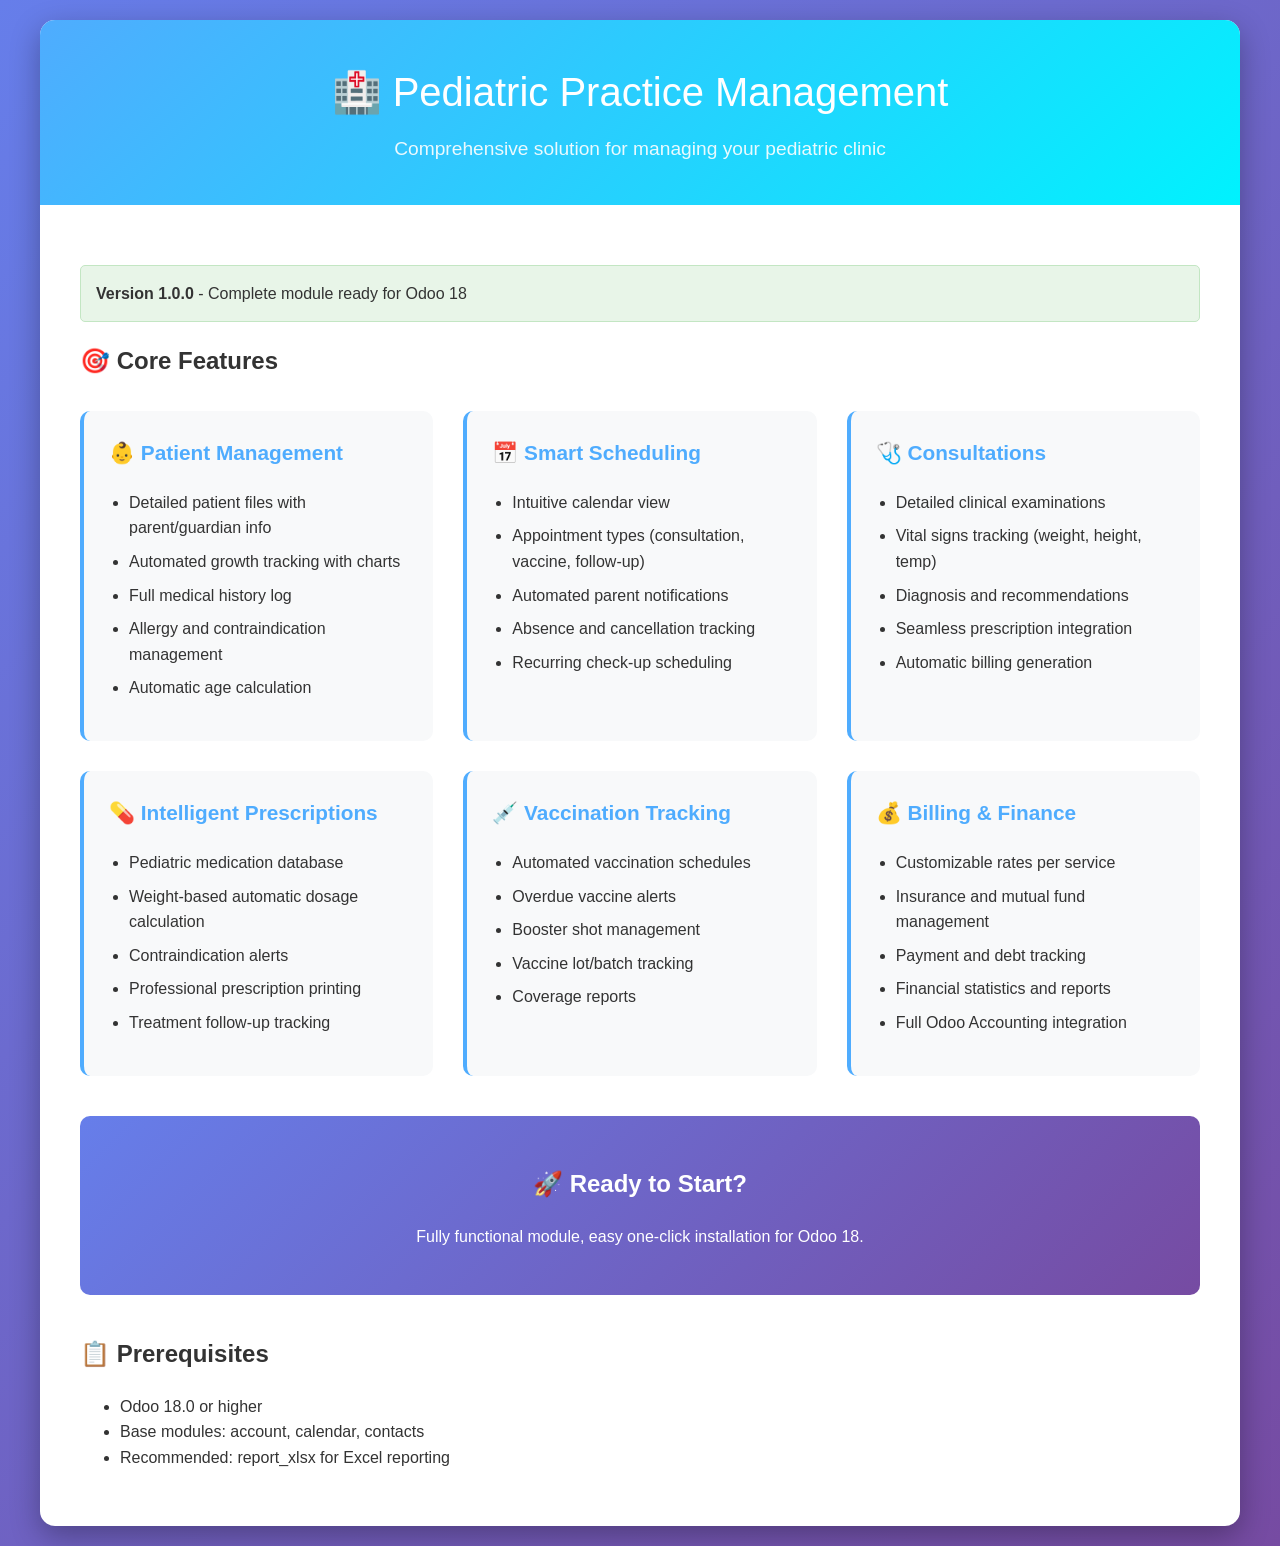
<file: pediatric_management_01/static/description/index.html>
<!DOCTYPE html>
<html>
<head>
    <meta charset="utf-8">
    <title>Pediatric Practice Management</title>
    <style>
        body {
            font-family: 'Segoe UI', Tahoma, Geneva, Verdana, sans-serif;
            line-height: 1.6;
            margin: 0;
            padding: 20px;
            background: linear-gradient(135deg, #667eea 0%, #764ba2 100%);
            color: #333;
        }
        .container {
            max-width: 1200px;
            margin: 0 auto;
            background: white;
            border-radius: 15px;
            box-shadow: 0 10px 30px rgba(0,0,0,0.3);
            overflow: hidden;
        }
        .header {
            background: linear-gradient(135deg, #4facfe 0%, #00f2fe 100%);
            color: white;
            padding: 40px;
            text-align: center;
        }
        .header h1 {
            margin: 0;
            font-size: 2.5em;
            font-weight: 300;
        }
        .header p {
            margin: 10px 0 0 0;
            font-size: 1.2em;
            opacity: 0.9;
        }
        .content {
            padding: 40px;
        }
        .features {
            display: grid;
            grid-template-columns: repeat(auto-fit, minmax(300px, 1fr));
            gap: 30px;
            margin: 30px 0;
        }
        .feature {
            background: #f8f9fa;
            padding: 25px;
            border-radius: 10px;
            border-left: 4px solid #4facfe;
        }
        .feature h3 {
            color: #4facfe;
            margin-top: 0;
            font-size: 1.3em;
        }
        .feature ul {
            margin: 15px 0;
            padding-left: 20px;
        }
        .feature li {
            margin: 8px 0;
        }
        .screenshot {
            background: #f1f3f4;
            padding: 20px;
            border-radius: 10px;
            text-align: center;
            border: 2px dashed #ddd;
        }
        .icon {
            font-size: 3em;
            margin-bottom: 15px;
        }
        .cta {
            background: linear-gradient(135deg, #667eea 0%, #764ba2 100%);
            color: white;
            padding: 30px;
            text-align: center;
            margin: 40px 0;
            border-radius: 10px;
        }
        .version {
            background: #e8f5e8;
            border: 1px solid #c3e6c3;
            border-radius: 5px;
            padding: 15px;
            margin: 20px 0;
        }
    </style>
</head>
<body>
    <div class="container">
        <div class="header">
            <h1>🏥 Pediatric Practice Management</h1>
            <p>Comprehensive solution for managing your pediatric clinic</p>
        </div>
        
        <div class="content">
            <div class="version">
                <strong>Version 1.0.0</strong> - Complete module ready for Odoo 18
            </div>
            
            <h2>🎯 Core Features</h2>
            
            <div class="features">
                <div class="feature">
                    <h3>👶 Patient Management</h3>
                    <ul>
                        <li>Detailed patient files with parent/guardian info</li>
                        <li>Automated growth tracking with charts</li>
                        <li>Full medical history log</li>
                        <li>Allergy and contraindication management</li>
                        <li>Automatic age calculation</li>
                    </ul>
                </div>
                
                <div class="feature">
                    <h3>📅 Smart Scheduling</h3>
                    <ul>
                        <li>Intuitive calendar view</li>
                        <li>Appointment types (consultation, vaccine, follow-up)</li>
                        <li>Automated parent notifications</li>
                        <li>Absence and cancellation tracking</li>
                        <li>Recurring check-up scheduling</li>
                    </ul>
                </div>
                
                <div class="feature">
                    <h3>🩺 Consultations</h3>
                    <ul>
                        <li>Detailed clinical examinations</li>
                        <li>Vital signs tracking (weight, height, temp)</li>
                        <li>Diagnosis and recommendations</li>
                        <li>Seamless prescription integration</li>
                        <li>Automatic billing generation</li>
                    </ul>
                </div>
                
                <div class="feature">
                    <h3>💊 Intelligent Prescriptions</h3>
                    <ul>
                        <li>Pediatric medication database</li>
                        <li>Weight-based automatic dosage calculation</li>
                        <li>Contraindication alerts</li>
                        <li>Professional prescription printing</li>
                        <li>Treatment follow-up tracking</li>
                    </ul>
                </div>
                
                <div class="feature">
                    <h3>💉 Vaccination Tracking</h3>
                    <ul>
                        <li>Automated vaccination schedules</li>
                        <li>Overdue vaccine alerts</li>
                        <li>Booster shot management</li>
                        <li>Vaccine lot/batch tracking</li>
                        <li>Coverage reports</li>
                    </ul>
                </div>
                
                <div class="feature">
                    <h3>💰 Billing & Finance</h3>
                    <ul>
                        <li>Customizable rates per service</li>
                        <li>Insurance and mutual fund management</li>
                        <li>Payment and debt tracking</li>
                        <li>Financial statistics and reports</li>
                        <li>Full Odoo Accounting integration</li>
                    </ul>
                </div>
            </div>
            
            <div class="cta">
                <h2>🚀 Ready to Start?</h2>
                <p>Fully functional module, easy one-click installation for Odoo 18.</p>
            </div>
            
            <h2>📋 Prerequisites</h2>
            <ul>
                <li>Odoo 18.0 or higher</li>
                <li>Base modules: account, calendar, contacts</li>
                <li>Recommended: report_xlsx for Excel reporting</li>
            </ul>
        </div>
    </div>
</body>
</html>
</file>
